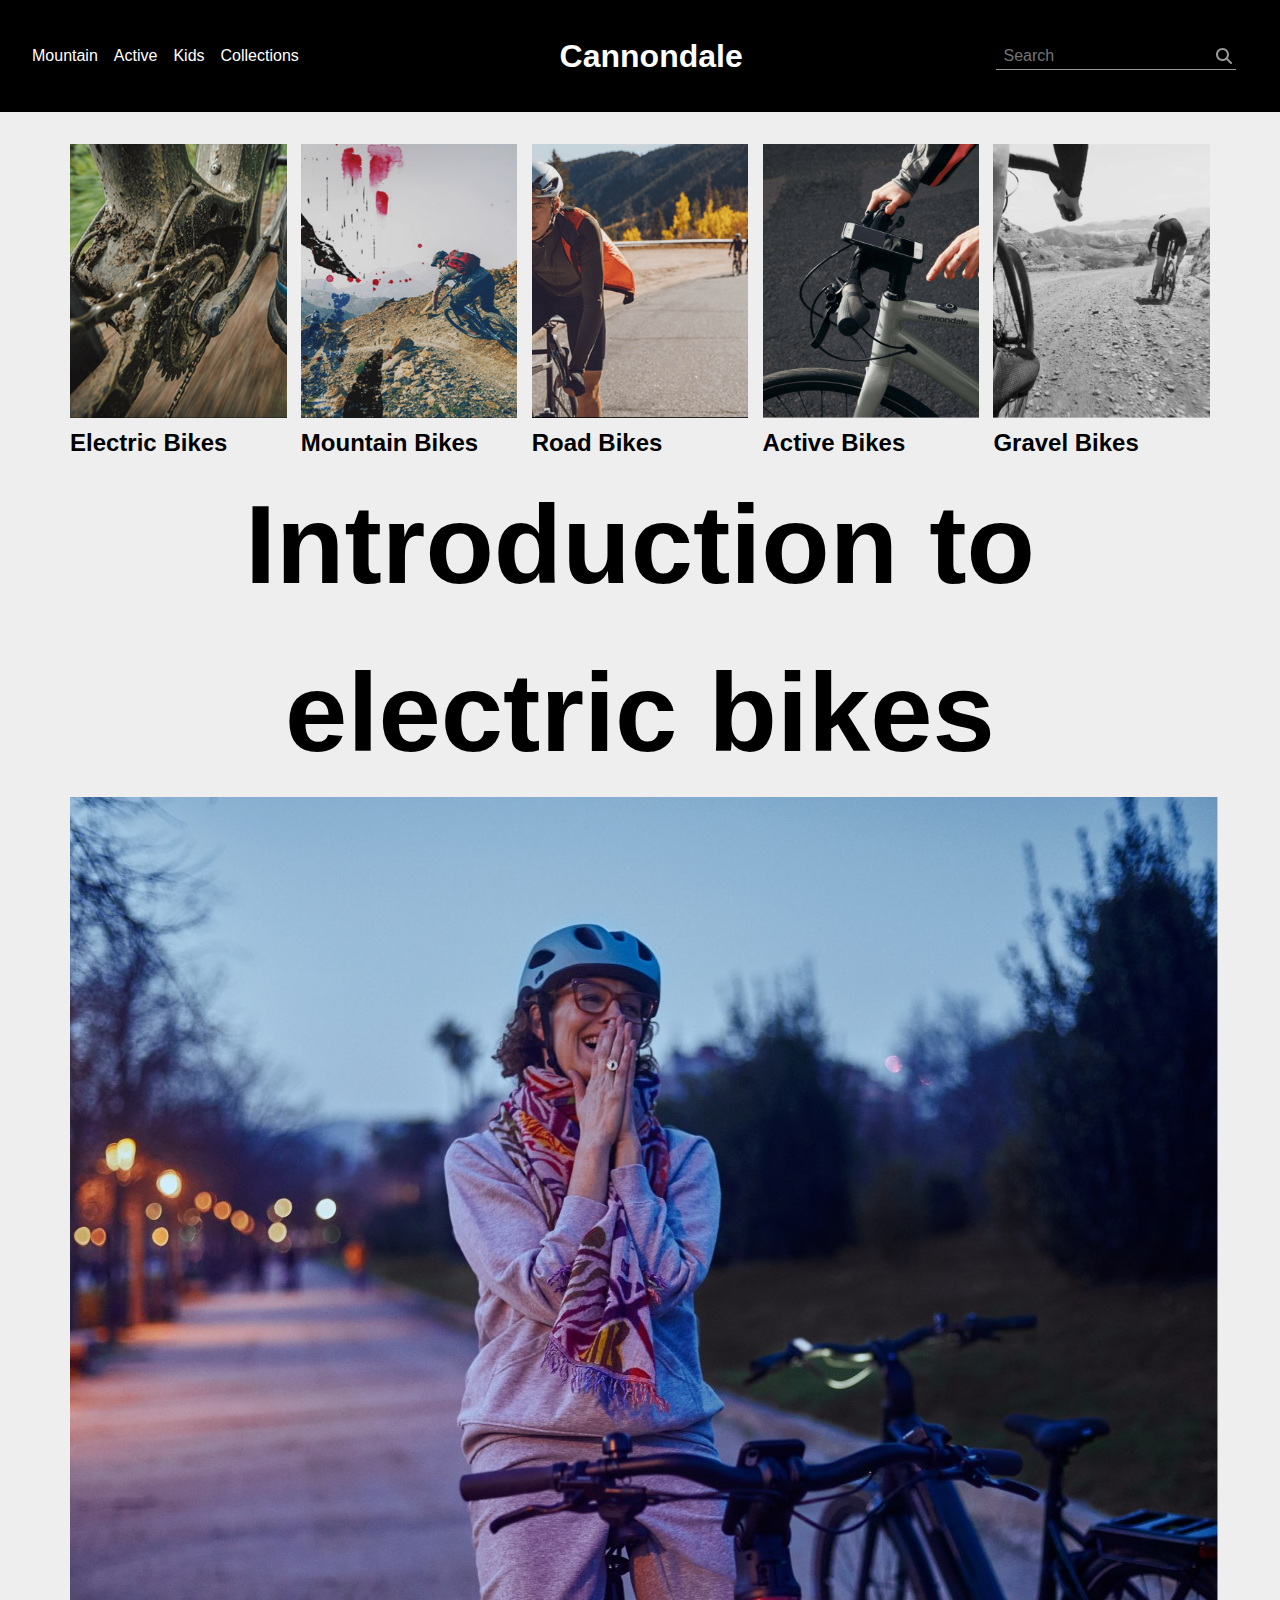
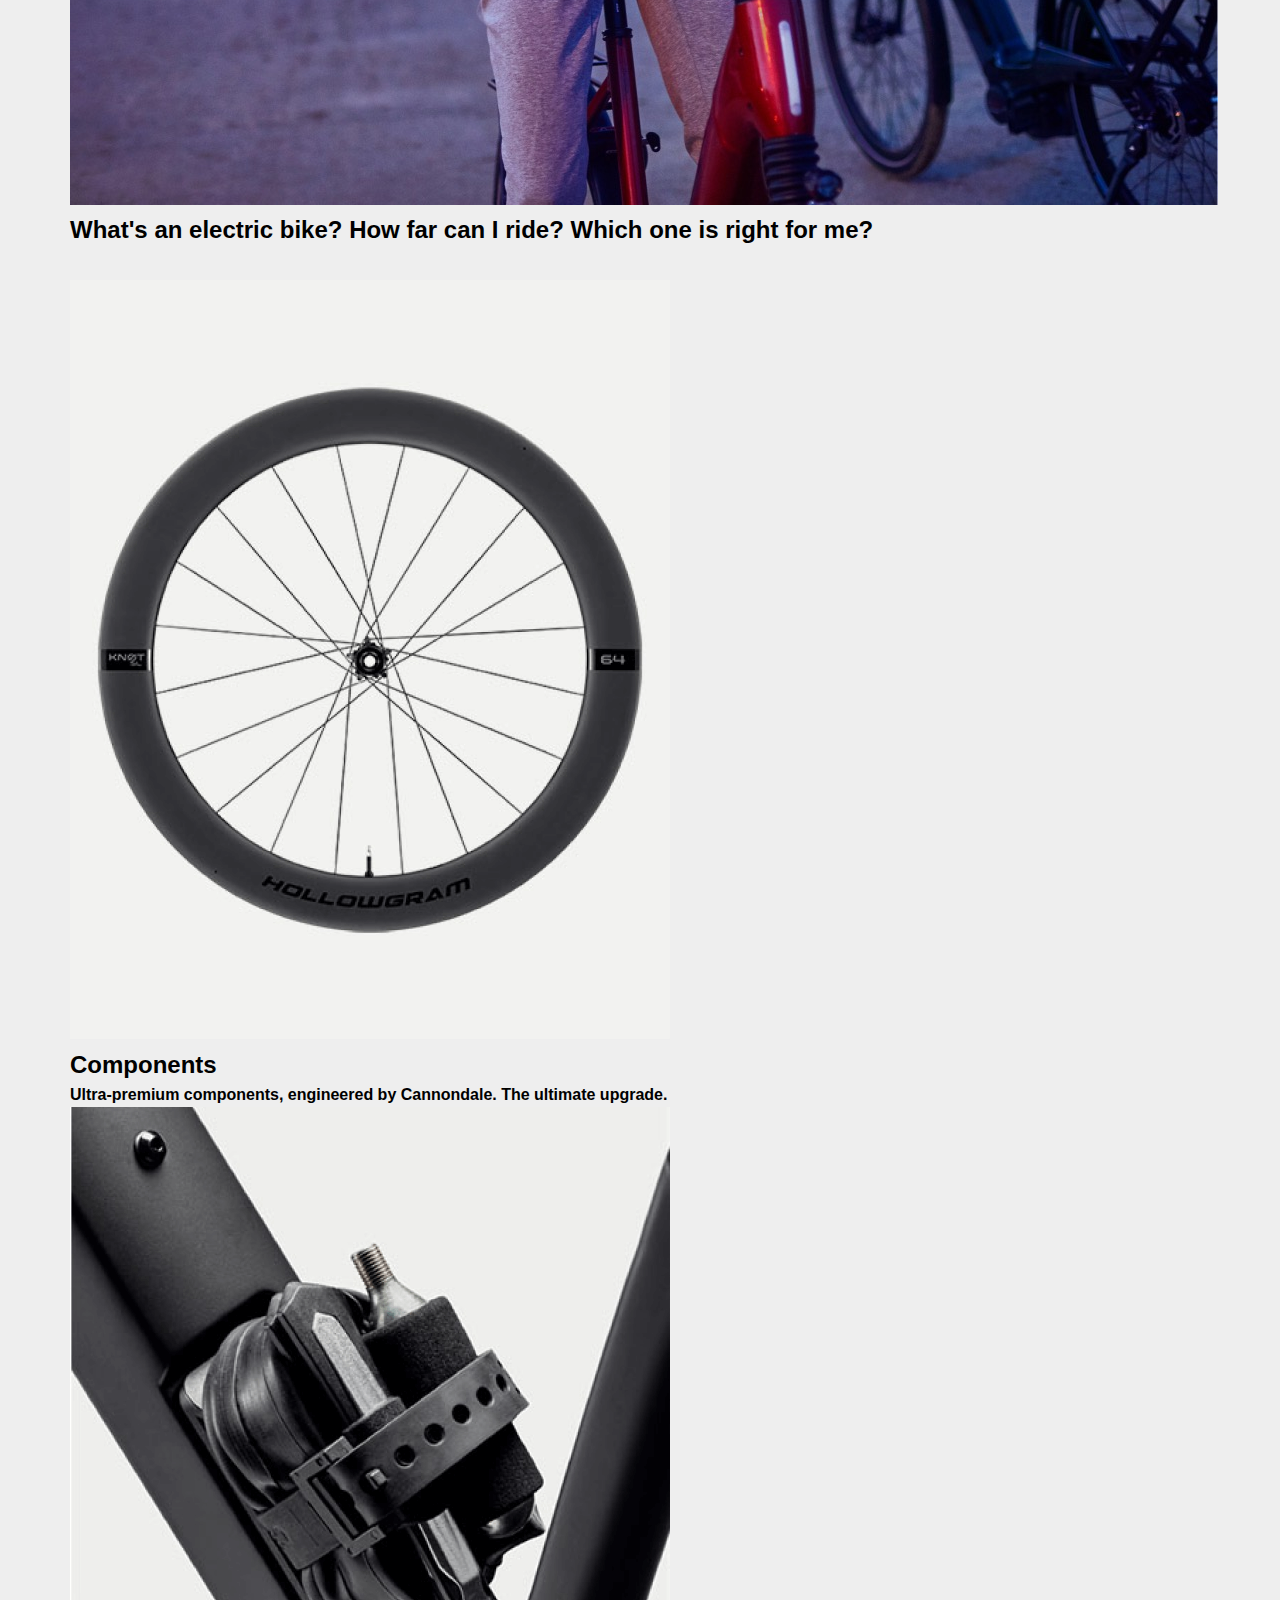
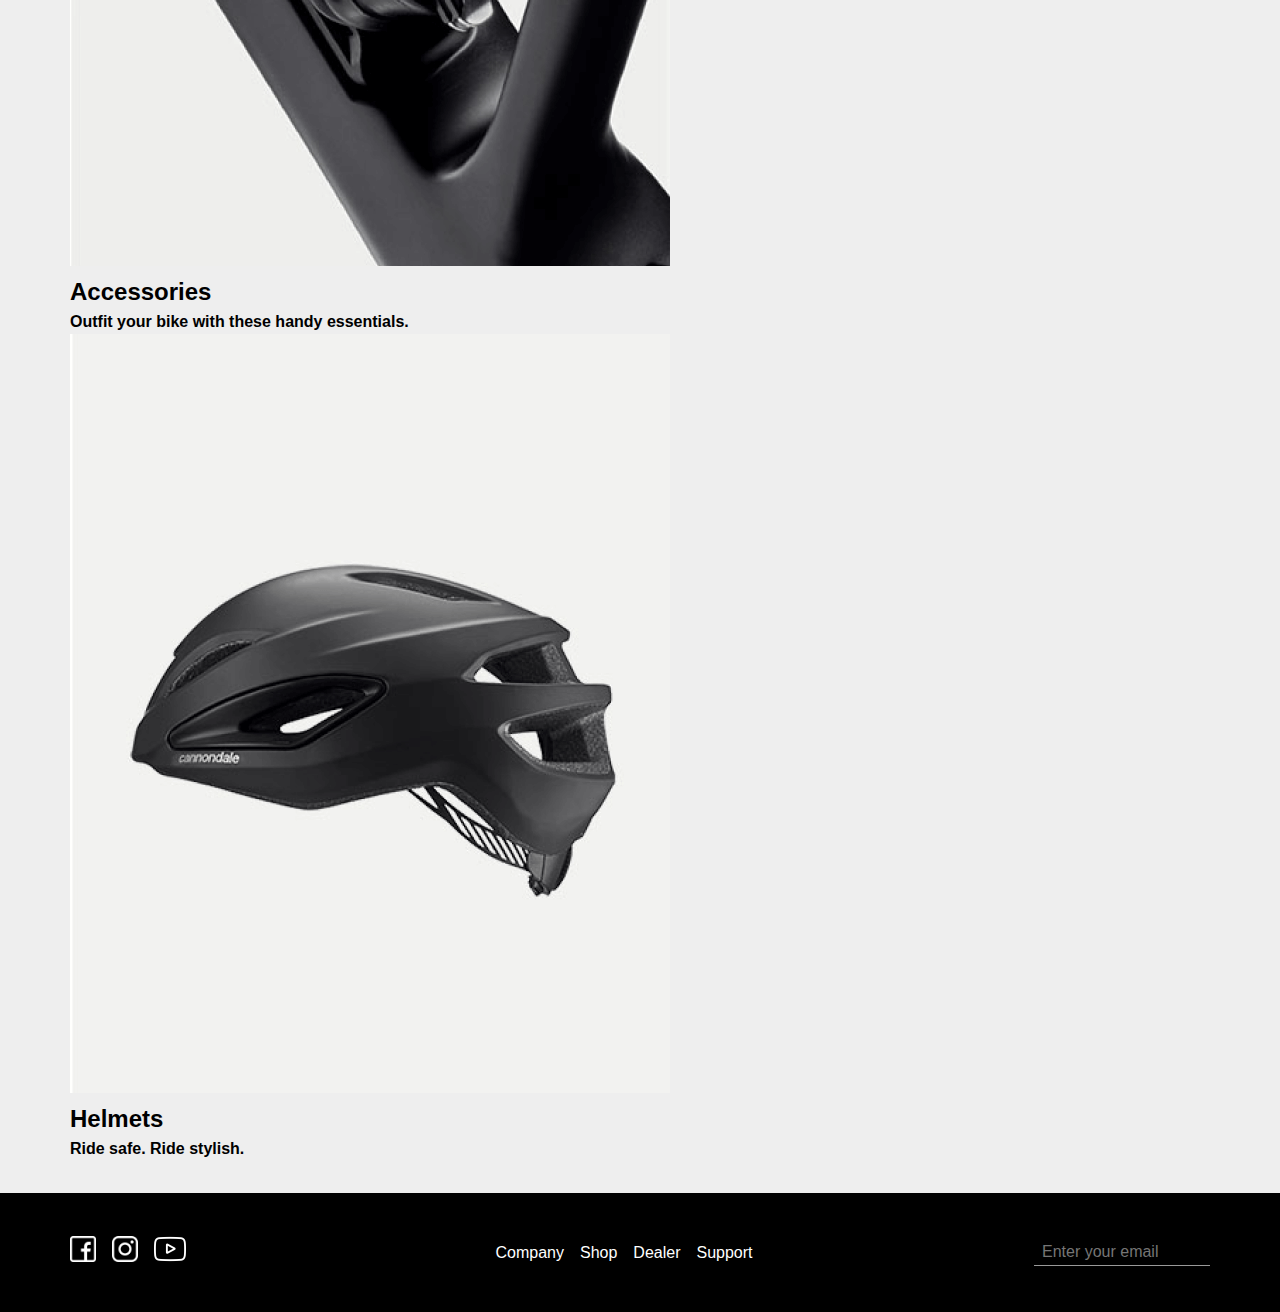
<file: website/index.html>
<!DOCTYPE html>
<html lang="en">
<head>
    <meta charset="UTF-8">
    <title>Bicycle Cannondale</title>
    <link rel="stylesheet" type="text/css"
          href="styles.css">
    <meta name="viewport" content="width=device-width, initial-scale=1">
</head>
<body>
<header>
    <nav>
        <ul class="link">
            <li><a href="#">Mountain</a></li>
            <li><a href="#">Active</a></li>
            <li><a href="#">Kids</a></li>
            <li><a href="#">Collections</a></li>
        </ul>
    </nav>
    <h1>
        <a href="index.html" class="logo" title="Cannondale">Cannondale</a>
    </h1>
    <div class="search-container">
        <input autocomplete="off" placeholder="Search" class="search" type="search" name="search" id="search">
        <label for="search">
            <svg xmlns="http://www.w3.org/2000/svg" viewBox="0 0 512 512"><!--! Font Awesome Pro 6.2.1 by @fontawesome - https://fontawesome.com License - https://fontawesome.com/license (Commercial License) Copyright 2022 Fonticons, Inc. --><path d="M416 208c0 45.9-14.9 88.3-40 122.7L502.6 457.4c12.5 12.5 12.5 32.8 0 45.3s-32.8 12.5-45.3 0L330.7 376c-34.4 25.2-76.8 40-122.7 40C93.1 416 0 322.9 0 208S93.1 0 208 0S416 93.1 416 208zM208 352c79.5 0 144-64.5 144-144s-64.5-144-144-144S64 128.5 64 208s64.5 144 144 144z"/></svg>
        </label>
    </div>
</header>
<main>
    <div id="main"><a href="#"></a></div>

    <div class="posts">

        <article>
            <a href="#"> <img src="images/cat_Electric.png" alt="Electric Bikes"></a>
            <h2><a href="#" class="title"> Electric Bikes</a></h2>
        </article>

        <article>
            <a href="#"><img src="images/cat_Mountain.png" alt="Mountain Bikes"></a>
            <h2><a href="#" class="title">Mountain Bikes</a></h2>
        </article>

        <article>
            <a href="#"><img src="images/cat_Road.png" alt="Road Bikes"></a>
            <h2><a href="#" class="title">Road Bikes</a></h2>
        </article>

        <article>
            <a href="#"><img src="images/subcat_E-Fitness.png" alt="Active Bikes"></a>
            <h2><a href="#" class="title">Active Bikes</a></h2>
        </article>

        <article class="last-item">
            <a href="#"><img src="images/subcat_Gravel.png" alt="Gravel Bikes"></a>
            <h2><a href="#" class="title">Gravel Bikes</a></h2>
        </article>
    </div>

    <h3 class="headline">
        <strong class="rotated label" data-rotated="deg-270"></strong>
        Introduction to electric bikes
    </h3>

        <article>
            <a href="#"> <img src="images/Homepage_E-Bike%20Collections.jpg" alt="Bikes"></a>
            <h2><a href="#" class="title">What's an electric bike?
                How far can I ride? Which
                one is right for me?</a> </h2>
        </article>

    <div class="right">
        <section class="right-sidebar">
            <article>
                <a href="#"> <img src="images/subcat_Components.png" alt="Components"/></a>
                <h2><a href="#" class="title">Components</a></h2>
                <h4> Ultra-premium components, engineered by Cannondale. The ultimate upgrade.</h4>
            </article>

            <article>
                <a href="#"><img src="images/subcat_Equipment.png" alt="Accessories"></a>
                <h2><a href="#" class="title">Accessories</a></h2>
                <h4>Outfit your bike with these handy essentials.</h4>
            </article>

            <article>
                <a href="#"><img src="images/subcat_Helmets.png" alt="Helmets"/></a>
                <h2><a href="#" class="title">Helmets</a></h2>
                <h4>Ride safe. Ride stylish.</h4>
            </article>
        </section>
    </div>
</main>
<footer>
    <div class="inner">
        <nav>
            <ul class="social">
                <li><a href="#"><img src="images/free-icon-facebook-747374.png" alt="facebook" height="26" width="26" /></a></li>
                <li><a href="#"><img src="images/free-icon-instagram-717392.png" alt="instagram" height="26" width="26" /></a></li>
                <li><a href="#"><img src="images/free-icon-youtube-1077046.png" alt="youtube" height="32" width="32" /></a></li>
            </ul>
        </nav>

        <div>
            <nav>
            <ul class="link">
                <li><a href="#">Company</a></li>
                <li><a href="#">Shop</a></li>
                <li><a href="#">Dealer</a></li>
                <li><a href="#">Support</a></li>
            </ul>
            </nav>
        </div>
        <div class="write-email">
            <input autocomplete="off" placeholder="Enter your email" class="email" type="email" name="email" id="email">
            <label for="email"></label>
        </div>
    </div>
</footer>
</body>
</html>
</file>
<file: website/styles.css>
* {
    padding: 0;
    margin: 0;
}
body {
    background-color: #eee;
    color: #000;
    font: normal 1rem/1.5 Arial, sans-serif;
    margin: 0;
}
a {
    color: #000;
    text-decoration: none;
}
a:link {
}
a:visited {
}
a:focus {
}
a:hover {
}
a:active {
}
header {
    margin: 0;
    padding: 2rem 1rem;
    background-color: #000;
    display: flex;
    flex-direction: row;
    flex-wrap: nowrap;
    align-content: center;
    justify-content: space-between;
    align-items: center;
}
header a {
    color: #fff;
}
header nav ul {
    display: flex;
    list-style: none;
    padding: 0;
    margin: 0 0 0 1rem;
}
header nav ul li {
    margin: 0;
    padding: 0 1rem 0 0;
}
header nav ul li:last-child {
    padding: 0;
}
header label {
    position: relative;
    left: -1.5rem;
}
header label svg{
    width: 1rem;
    height: 1rem;
    fill: #999;
    vertical-align: middle;
}
header .search-container{
    position: relative;
    left: -0.5rem;
}
header .search{
    width: 15rem;
    padding: 0.25rem 0.5rem;
    font-size: 1rem;
    background-color: #000;
    color: #999;
    border: 0;
    border-bottom: 0.1rem solid #999;
    outline: unset;
}
h1 {
    text-align: center;
    color: #eee;
}
h3 {
    text-align: center;
    color: #000;
    font-size: 7em;
}
main,
footer .inner {
    margin-right: auto;
    margin-left: auto;
}
main .posts {
    display: flex;
    flex-wrap: wrap;
    flex-direction: row;
    align-content: center;
    justify-content: space-between;
    align-items: flex-start;
    margin-top: 2rem;
}
main .posts article {
    width: 19%;
}
main .posts article img {
    width: 100%;
}
main .right {
    display: flex;
    margin: 2rem 0;
    padding: 0 2rem 0 0;
    width: 10%;
}
main .right article {
   top: 10%;
   left: 10%;
}
main .right-sidebar{

}
footer {
    margin: 0;
    padding: 2.5rem 0;
    background-color: #000;
    color: #ffffff;
}
footer .inner {
    display: flex;
    flex-direction: row;
    flex-wrap: nowrap;
    align-content: center;
    justify-content: space-between;
    align-items: center;
}
footer a {
    color: #fff;
}
footer nav ul{
    display: flex;
    list-style: none;
    padding: 0;
    margin: 0;
}
footer nav ul li{
    margin: 0;
    padding: 0 1rem 0 0;
}
footer .write-email{

}
footer .email{
    width: 10rem;
    padding: 0.25rem 0.5rem;
    font-size: 1rem;
    background-color: #000;
    color: #999;
    border: 0;
    border-bottom: 0.1rem solid #999;
    outline: unset;
}
footer .social{
    width: 10rem;
    display: flex;
    flex-direction: row;
    flex-wrap: nowrap;
    align-content: space-around;
    justify-content: flex-start;
    align-items: center;
}
@media (min-width: 576px) {
    main,
    footer .inner {
        max-width: 540px;
    }
}
@media (min-width: 768px) {
    main,
    footer .inner {
        max-width: 720px;
    }
}
@media (min-width: 992px) {
    main,
    footer .inner {
        max-width: 960px;
    }
}
@media (min-width: 1200px) {
    main,
    footer .inner {
        max-width: 1140px;
    }
}
@media (min-width: 1400px) {
    main,
    footer .inner {
        max-width: 1320px;
    }
}
</file>
